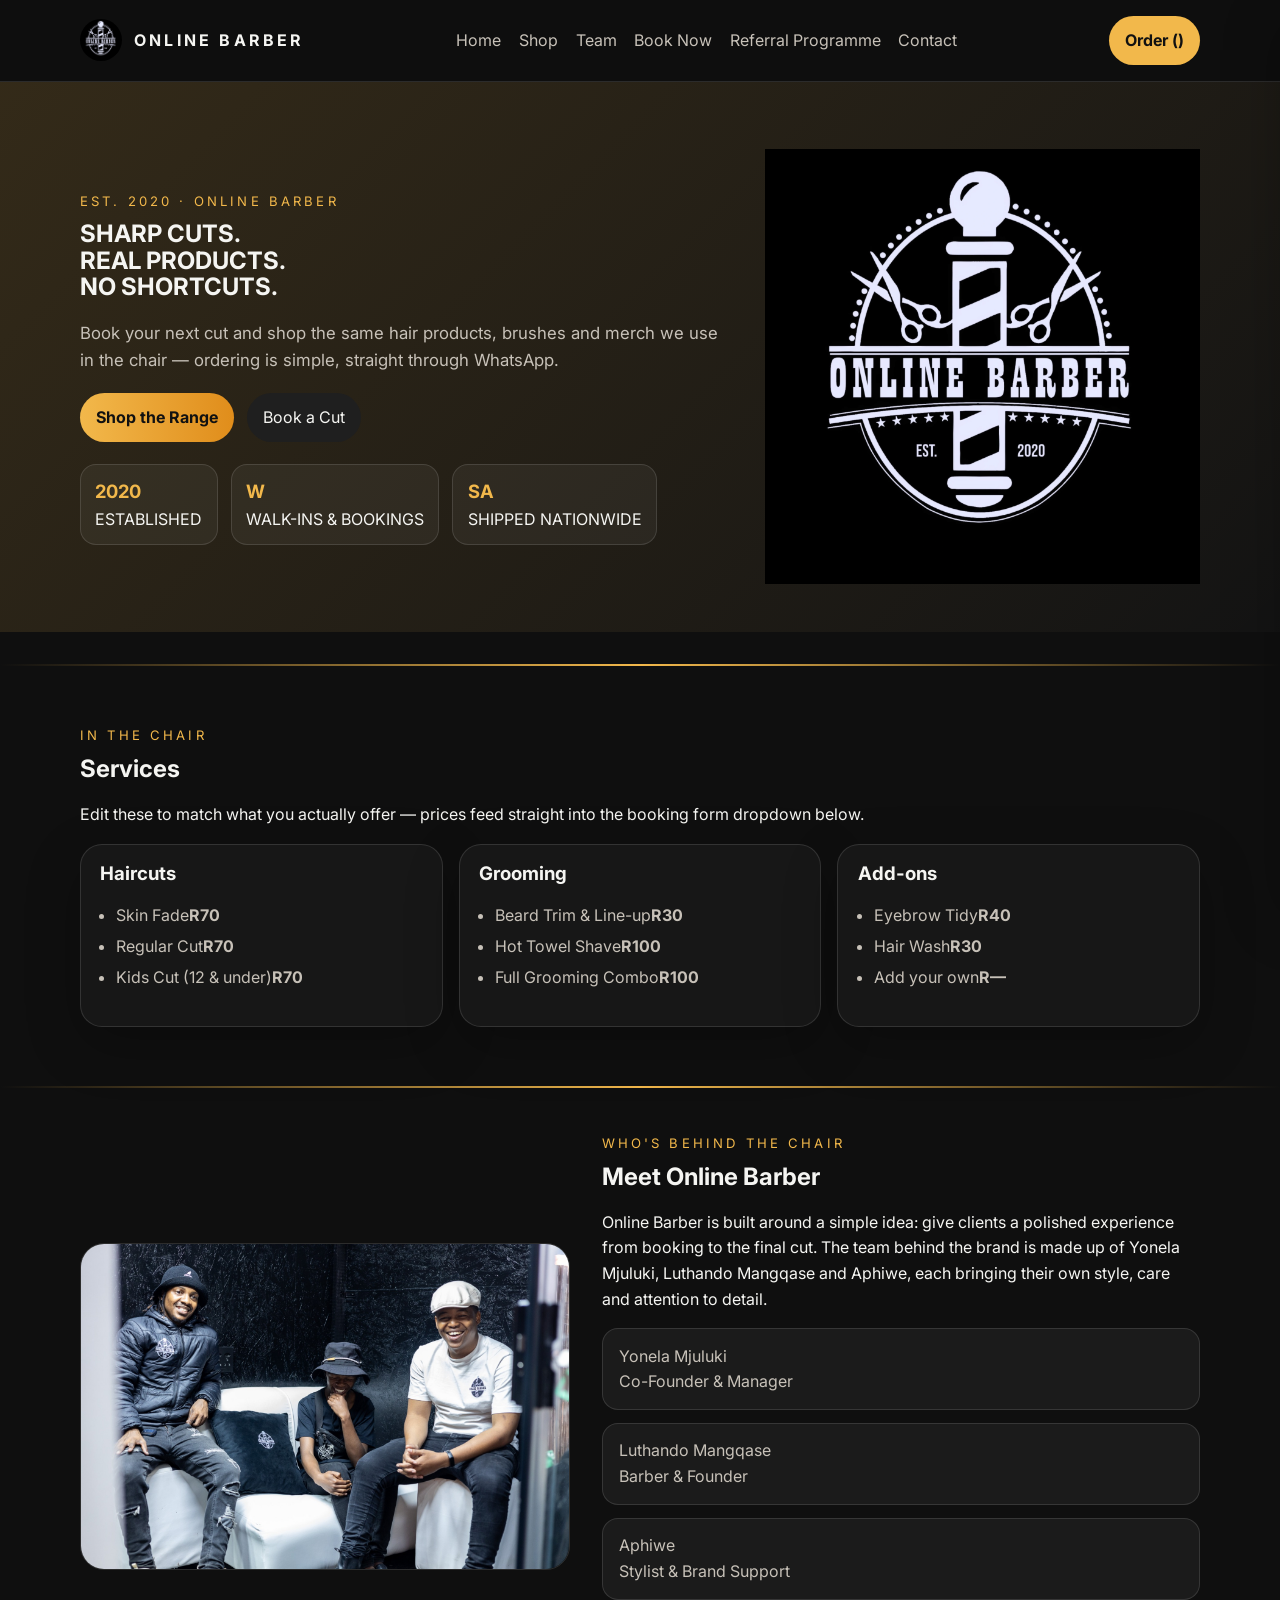
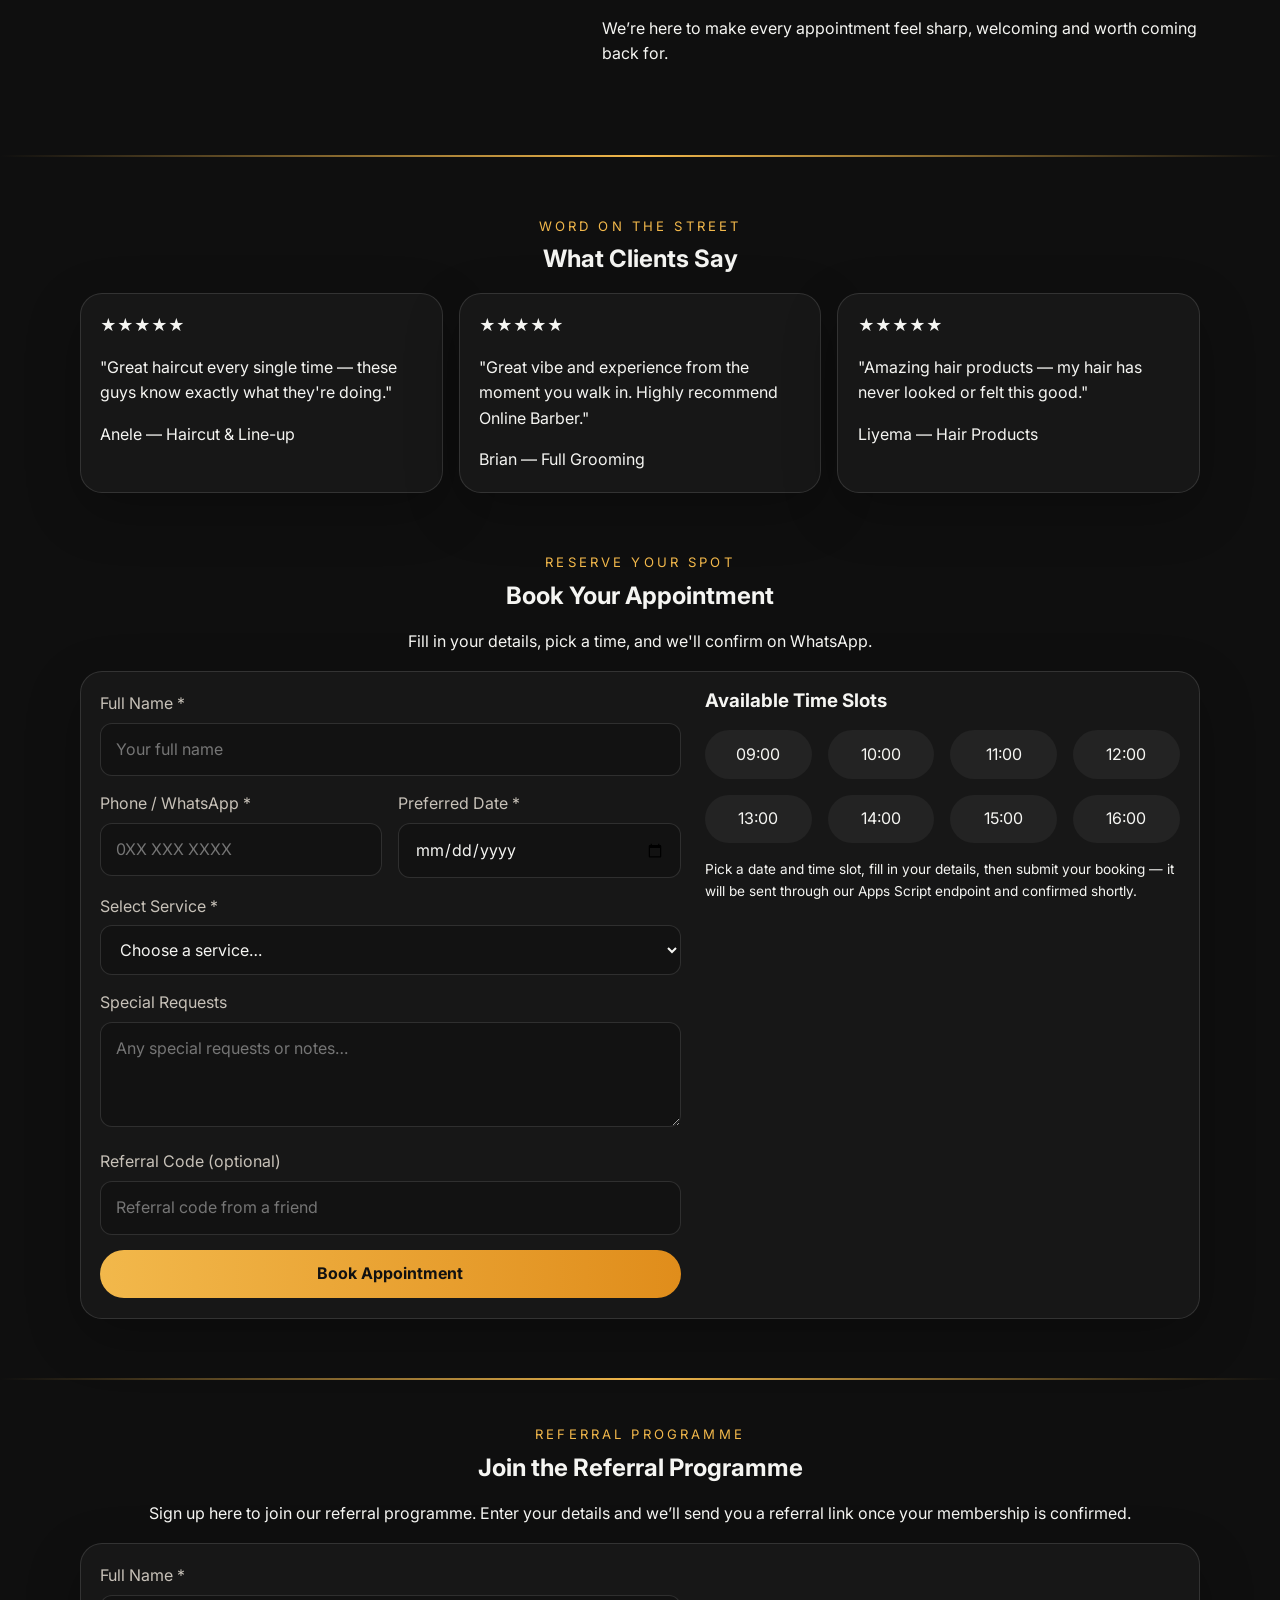
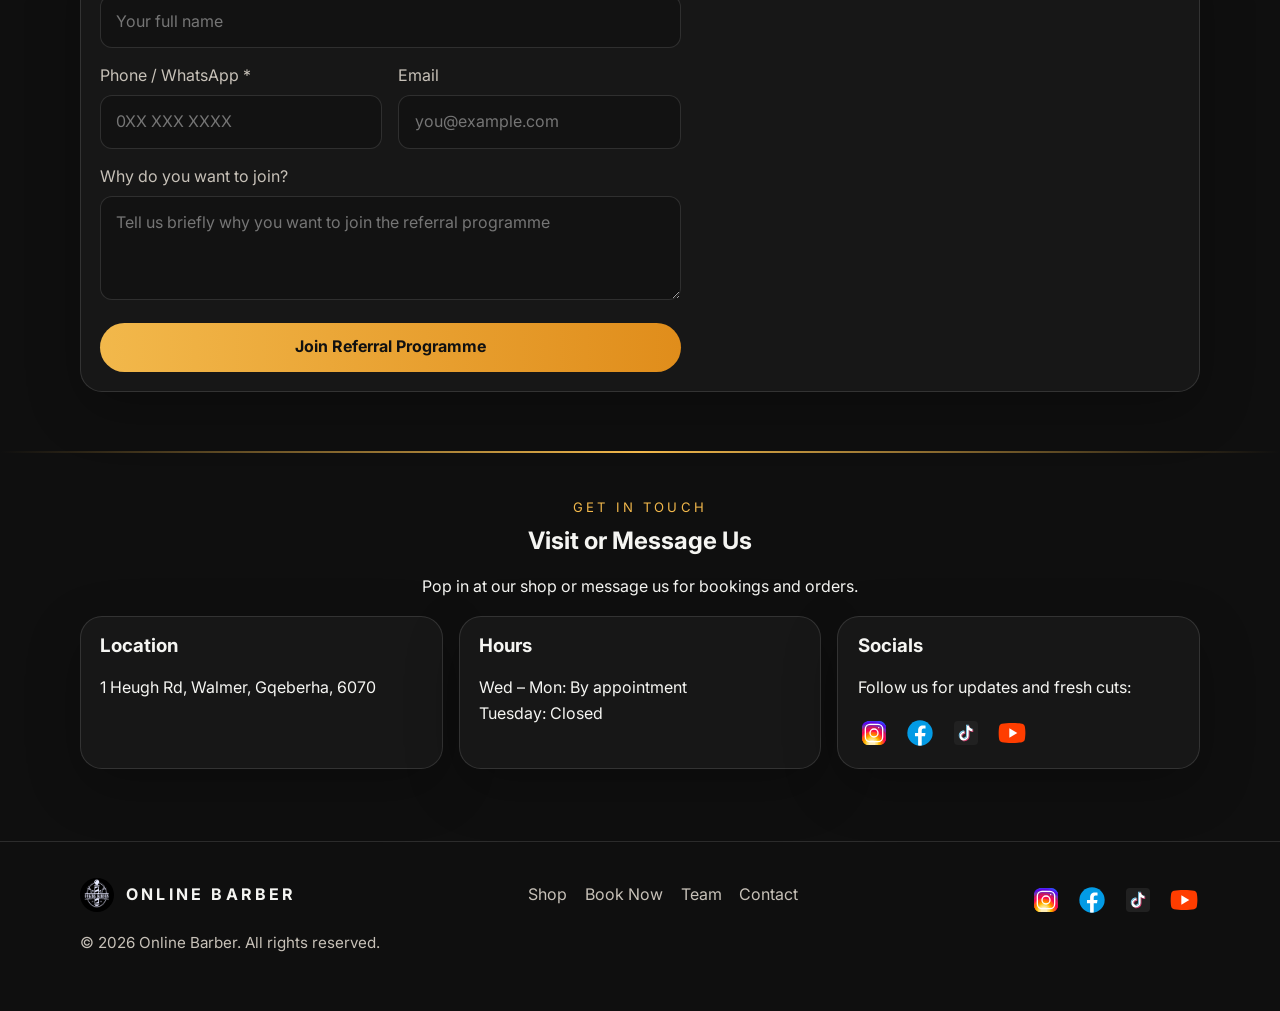
<file: index.html>
<!DOCTYPE html>
<html lang="en">
<head>
<meta charset="UTF-8">
<meta name="viewport" content="width=device-width, initial-scale=1.0">
<title> Online Barber — Cuts, Grooming Products &amp; Merch</title>
<meta name="description" content="Online Barber — book a cut, shop hair products, brushes and merch. Est. 2020.">
<link rel="icon" href="./assets/images/online-barber-logo.webp">
<link rel="preconnect" href="https://fonts.googleapis.com">
<link href="https://fonts.googleapis.com/css2?family=Bebas+Neue&family=Oswald:wght@400;500;600&family=Inter:wght@400;500&display=swap" rel="stylesheet">
<link rel="stylesheet" href="./assets/css/style.css">
<style>
  .social-icon-row { display: flex; align-items: center; gap: 14px; margin-top: 6px; }
  .social-icon-row a { display: inline-flex; }
  .social-icon-row img { width: 32px; height: 32px; transition: transform 0.15s ease, opacity 0.15s ease; }
  .social-icon-row a:hover img { transform: translateY(-2px); opacity: 0.85; }
  .footer-socials { margin-top: 10px; }
</style>
</head>
<body>

<!-- NAV -->
<nav class="navbar">
  <div class="wrap">
    <a href="./index.html" class="brand">
      <img src="./assets/images/online-barber-logo.webp" alt="Online Barber logo">
      ONLINE BARBER
    </a>
    <ul class="nav-links" id="navLinks">
      <li><a href="./index.html#home">Home</a></li>
      <li><a href="./shop.html">Shop</a></li>
      <li><a href="./index.html#team">Team</a></li>
      <li><a href="./index.html#booking">Book Now</a></li>
      <li><a href="./index.html#referral">Referral Programme</a></li>
      <li><a href="./index.html#contact">Contact</a></li>
    </ul>
    <div style="display:flex; align-items:center; gap:14px;">
      <button class="nav-cart" id="openCartBtn">Order (<span class="cart-count">0</span>)</button>
      <button class="nav-toggle" id="navToggle" aria-label="Menu">☰</button>
    </div>
  </div>
</nav>

<!-- HERO -->
<section id="home" class="hero">
  <div class="wrap">
    <div class="hero-copy">
      <span class="eyebrow">Est. 2020 · Online Barber</span>
      <h1>SHARP CUTS.<br>REAL PRODUCTS.<br>NO SHORTCUTS.</h1>
      <p class="lead">Book your next cut and shop the same hair products, brushes and merch we use in the chair — ordering is simple, straight through WhatsApp.</p>
      <div class="hero-actions">
        <a href="./shop.html" class="btn btn-primary">Shop the Range</a>
        <a href="#booking" class="btn">Book a Cut</a>
      </div>
      <div class="hero-badge-row">
        <div class="hero-badge"><div class="num">2020</div>ESTABLISHED</div>
        <div class="hero-badge"><div class="num">W</div>WALK-INS &amp; BOOKINGS</div>
        <div class="hero-badge"><div class="num">SA</div>SHIPPED NATIONWIDE</div>
      </div>
    </div>
    <div class="hero-visual">
      <img src="./assets/images/online-barber-logo.webp" alt="Online Barber logo">
    </div>
  </div>
</section>

<div class="pole-divider"></div>

<!-- SERVICES -->
<section id="services">
  <div class="wrap">
    <div class="section-head">
      <span class="eyebrow">In the Chair</span>
      <h2>Services</h2>
      <p>Edit these to match what you actually offer — prices feed straight into the booking form dropdown below.</p>
    </div>
    <div class="card-grid">
      <div class="service-card">
        <h3>Haircuts</h3>
        <ul>
          <li><span>Skin Fade</span><strong>R70</strong></li>
          <li><span>Regular Cut</span><strong>R70</strong></li>
          <li><span>Kids Cut (12 &amp; under)</span><strong>R70</strong></li>
        </ul>
      </div>
      <div class="service-card">
        <h3>Grooming</h3>
        <ul>
          <li><span>Beard Trim &amp; Line-up</span><strong>R30</strong></li>
          <li><span>Hot Towel Shave</span><strong>R100</strong></li>
          <li><span>Full Grooming Combo</span><strong>R100</strong></li>
        </ul>
      </div>
      <div class="service-card">
        <h3>Add-ons</h3>
        <ul>
          <li><span>Eyebrow Tidy</span><strong>R40</strong></li>
          <li><span>Hair Wash</span><strong>R30</strong></li>
          <li><span>Add your own</span><strong>R—</strong></li>
        </ul>
      </div>
    </div>
  </div>
</section>

<div class="pole-divider thin"></div>

<!-- ABOUT / TEAM -->
<section id="team">
  <div class="wrap">
    <div class="team-grid">
      <div class="team-photo-wrap">
        <img src="./assets/images/team-photo.jpg" alt="The Online Barber team">
      </div>
      <div>
        <span class="eyebrow">Who's Behind the Chair</span>
        <h2>Meet Online Barber</h2>
        <p>Online Barber is built around a simple idea: give clients a polished experience from booking to the final cut. The team behind the brand is made up of Yonela Mjuluki, Luthando Mangqase and Aphiwe, each bringing their own style, care and attention to detail.</p>
        <div class="founder-slots">
          <div class="founder-slot">Yonela Mjuluki<br>Co-Founder &amp; Manager</div>
          <div class="founder-slot">Luthando Mangqase<br>Barber &amp; Founder</div>
          <div class="founder-slot">Aphiwe<br>Stylist &amp; Brand Support</div>
        </div>
        <p class="team-note">We’re here to make every appointment feel sharp, welcoming and worth coming back for.</p>
      </div>
    </div>
  </div>
</section>

<div class="pole-divider"></div>

<!-- TESTIMONIALS -->
<section id="testimonials">
  <div class="wrap">
    <div class="section-head center">
      <span class="eyebrow">Word on the Street</span>
      <h2>What Clients Say</h2>
    </div>
    <div class="card-grid" id="testimonialGrid"></div>
  </div>
</section>

<!-- BOOKING -->
<section id="booking" class="booking">
  <div class="wrap">
    <div class="section-head center">
      <span class="eyebrow">Reserve Your Spot</span>
      <h2>Book Your Appointment</h2>
      <p>Fill in your details, pick a time, and we'll confirm on WhatsApp.</p>
    </div>
    <div class="booking-form-container">
      <form id="bookingForm" class="booking-form">
        <div id="bookingStatus" class="booking-status" role="status" aria-live="polite"></div>
        <div class="form-row">
          <label for="name">Full Name *</label>
          <input type="text" id="name" name="name" placeholder="Your full name" required>
        </div>
        <div class="two-col">
          <div class="form-row">
            <label for="phone">Phone / WhatsApp *</label>
            <input type="tel" id="phone" name="phone" placeholder="0XX XXX XXXX" required>
          </div>
          <div class="form-row">
            <label for="date">Preferred Date *</label>
            <input type="date" id="date" name="date" required>
          </div>
        </div>
        <div class="form-row">
          <label for="service">Select Service *</label>
          <select id="service" name="service" required>
            <option value="">Choose a service…</option>
            <option value="skin-fade">Skin Fade — R70</option>
            <option value="regular-cut">Regular Cut — R70</option>
            <option value="kids-cut">Kids Cut — R70</option>
            <option value="beard-trim">Beard Trim &amp; Line-up — R30</option>
            <option value="hot-towel-shave">Hot Towel Shave — R100</option>
            <option value="full-grooming">Full Grooming Combo — R100</option>
          </select>
        </div>
        <div class="form-row">
          <label for="notes">Special Requests</label>
          <textarea id="notes" name="notes" rows="3" placeholder="Any special requests or notes…"></textarea>
        </div>
        <div class="form-row">
          <label for="referralCode">Referral Code (optional)</label>
          <input type="text" id="referralCode" name="referralCode" placeholder="Referral code from a friend">
        </div>
        <button type="submit" class="btn btn-primary btn-block">Book Appointment</button>
      </form>

      <div>
        <h3>Available Time Slots</h3>
        <div id="slotsContainer" class="slots-grid"></div>
        <p style="font-size:0.85rem; color:var(--smoke); margin-top:16px;">Pick a date and time slot, fill in your details, then submit your booking — it will be sent through our Apps Script endpoint and confirmed shortly.</p>
      </div>
    </div>
  </div>
</section>

<div class="pole-divider thin"></div>

<!-- REFERRAL PROGRAMME -->
<section id="referral" class="referral-programme">
  <div class="wrap">
    <div class="section-head center">
      <span class="eyebrow">Referral Programme</span>
      <h2>Join the Referral Programme</h2>
      <p>Sign up here to join our referral programme. Enter your details and we’ll send you a referral link once your membership is confirmed.</p>
    </div>
    <div class="booking-form-container">
      <form id="referralJoinForm" class="booking-form">
        <div id="referralJoinStatus" class="booking-status" role="status" aria-live="polite"></div>
        <div class="form-row">
          <label for="refName">Full Name *</label>
          <input type="text" id="refName" name="refName" placeholder="Your full name" required>
        </div>
        <div class="two-col">
          <div class="form-row">
            <label for="refPhone">Phone / WhatsApp *</label>
            <input type="tel" id="refPhone" name="refPhone" placeholder="0XX XXX XXXX" required>
          </div>
          <div class="form-row">
            <label for="refEmail">Email</label>
            <input type="email" id="refEmail" name="refEmail" placeholder="you@example.com">
          </div>
        </div>
        <div class="form-row">
          <label for="refMessage">Why do you want to join?</label>
          <textarea id="refMessage" name="refMessage" rows="3" placeholder="Tell us briefly why you want to join the referral programme"></textarea>
        </div>
        <button type="submit" class="btn btn-primary btn-block">Join Referral Programme</button>
      </form>
    </div>
  </div>
</section>

<div class="pole-divider thin"></div>

<!-- CONTACT -->
<section id="contact">
  <div class="wrap">
    <div class="section-head center">
      <span class="eyebrow">Get In Touch</span>
      <h2>Visit or Message Us</h2>
      <p>Pop in at our shop or message us for bookings and orders.</p>
    </div>
    <div class="card-grid">
      <div class="service-card">
        <h3>Location</h3>
        <p>1 Heugh Rd, Walmer, Gqeberha, 6070</p>
      </div>
      <div class="service-card">
        <h3>Hours</h3>
        <p>Wed – Mon: By appointment<br>Tuesday: Closed</p>
      </div>
      <div class="service-card">
        <h3>Socials</h3>
        <p>Follow us for updates and fresh cuts:</p>
        <div class="social-icon-row">
          <a href="https://www.instagram.com/online_baber_sa?igsh=MTk5cTl0amdnMGE4eg==" target="_blank" rel="noopener noreferrer" aria-label="Instagram"><img src="./assets/images/social/instagram.svg" alt="Instagram"></a>
          <a href="https://www.facebook.com/profile.php?id=100094385382205" target="_blank" rel="noopener noreferrer" aria-label="Facebook"><img src="./assets/images/social/facebook.svg" alt="Facebook"></a>
          <a href="https://www.tiktok.com/@onlinebarber2020" target="_blank" rel="noopener noreferrer" aria-label="TikTok"><img src="./assets/images/social/tiktok.svg" alt="TikTok"></a>
          <a href="https://www.youtube.com/@Online_Barber" target="_blank" rel="noopener noreferrer" aria-label="YouTube"><img src="./assets/images/social/youtube.svg" alt="YouTube"></a>
        </div>
      </div>
    </div>
  </div>
</section>

<footer>
  <div class="wrap">
    <div class="footer-grid">
      <div class="brand">
        <img src="./assets/images/online-barber-logo.webp" alt="Online Barber logo" style="height:34px;width:34px;">ONLINE BARBER
      </div>
      <ul class="nav-links" style="position:static;">
        <li><a href="./shop.html">Shop</a></li>
        <li><a href="#booking">Book Now</a></li>
        <li><a href="#team">Team</a></li>
        <li><a href="#contact">Contact</a></li>
      </ul>
      <div class="social-icon-row footer-socials">
        <a href="https://www.instagram.com/online_baber_sa?igsh=MTk5cTl0amdnMGE4eg==" target="_blank" rel="noopener noreferrer" aria-label="Instagram"><img src="./assets/images/social/instagram.svg" alt="Instagram"></a>
        <a href="https://www.facebook.com/profile.php?id=100094385382205" target="_blank" rel="noopener noreferrer" aria-label="Facebook"><img src="./assets/images/social/facebook.svg" alt="Facebook"></a>
        <a href="https://www.tiktok.com/@onlinebarber2020" target="_blank" rel="noopener noreferrer" aria-label="TikTok"><img src="./assets/images/social/tiktok.svg" alt="TikTok"></a>
        <a href="https://www.youtube.com/@Online_Barber" target="_blank" rel="noopener noreferrer" aria-label="YouTube"><img src="./assets/images/social/youtube.svg" alt="YouTube"></a>
      </div>
    </div>
    <p class="footer-copy">© 2026 Online Barber. All rights reserved.</p>
  </div>
</footer>

<!-- CART DRAWER (shared across pages) -->
<div class="cart-overlay" id="cartOverlay"></div>
<div class="cart-drawer" id="cartDrawer">
  <div class="cart-header">
    <h3 style="margin:0;">Your Order</h3>
    <button class="cart-close" id="cartCloseBtn">&times;</button>
  </div>
  <div class="cart-items" id="cartItems"></div>
  <div class="cart-footer" id="cartFooter" style="display:none;">
    <div class="cart-total"><span>Total</span><span id="cartTotalValue">R0</span></div>
    <button class="btn" id="generateReferralBtn">Get referral link</button>
    <button class="btn btn-primary btn-block" id="checkoutBtn">Send Order via WhatsApp</button>
  </div>
</div>

<script src="./assets/js/cart.js?v=3"></script>
<script src="./assets/js/booking.js?v=3"></script>
<script src="./assets/js/testimonials.js?v=3"></script>
</body>
</html>
</file>
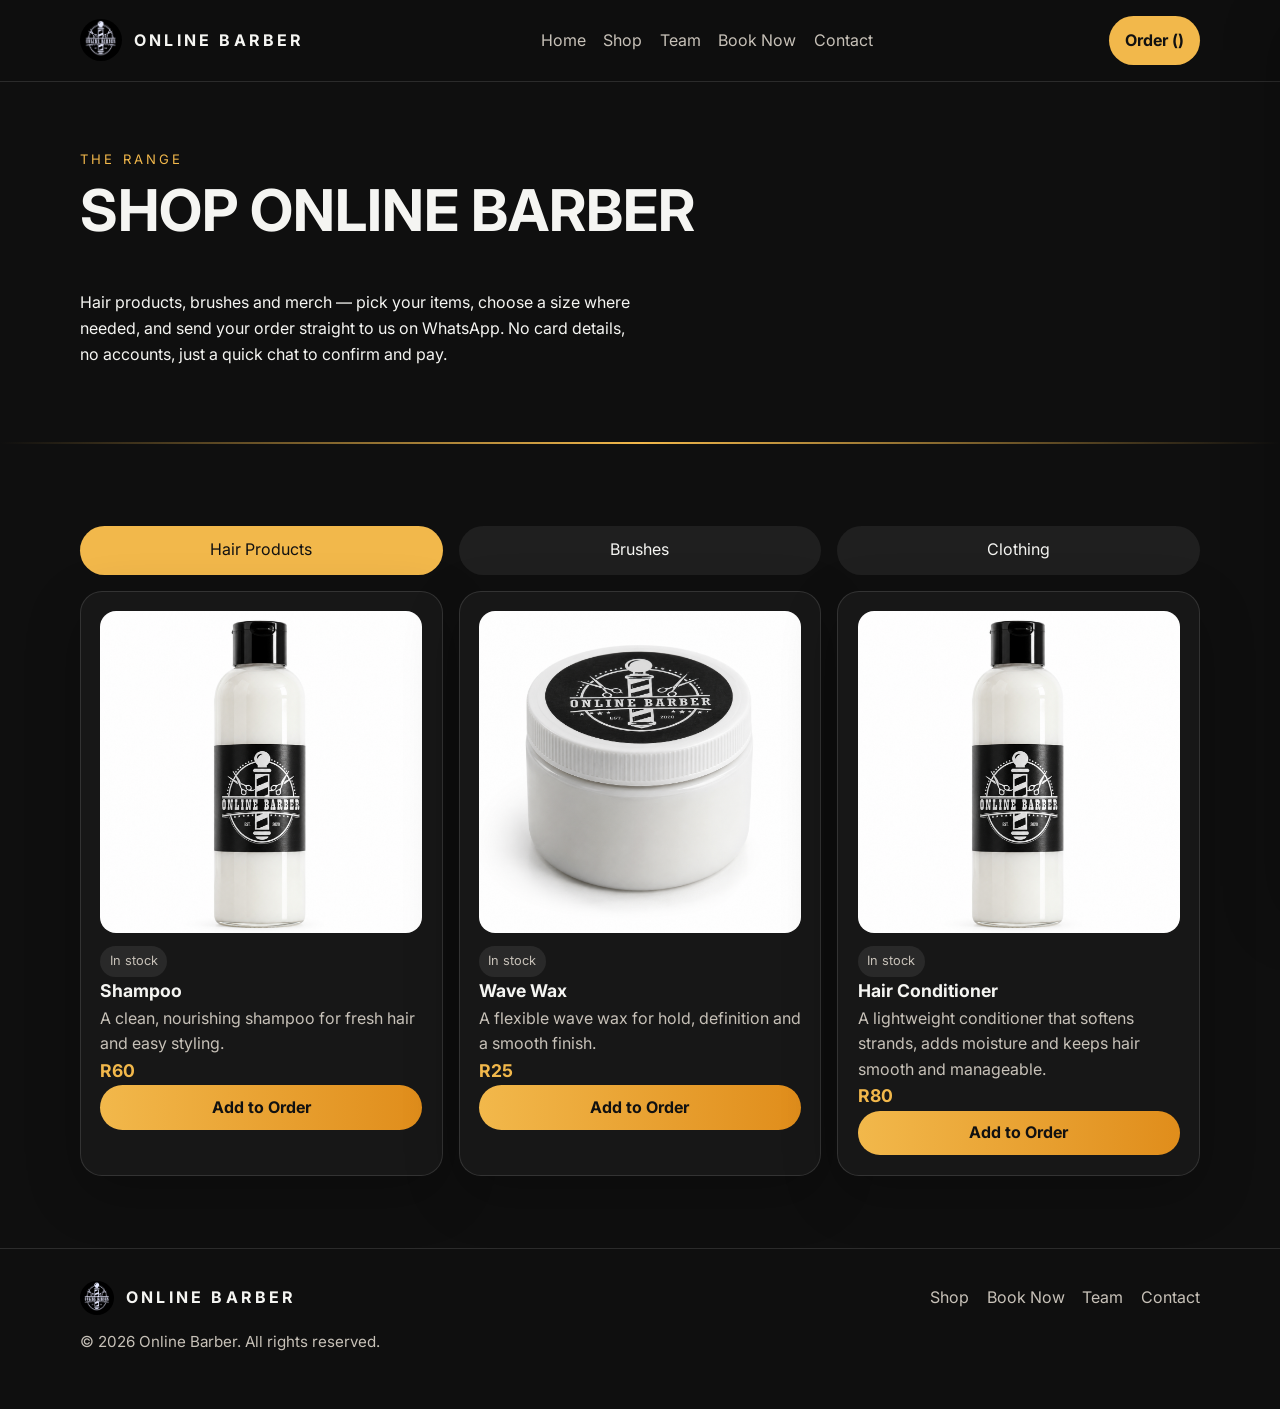
<file: shop.html>
<!DOCTYPE html>
<html lang="en">
<head>
<meta charset="UTF-8">
<meta name="viewport" content="width=device-width, initial-scale=1.0">
<title>Shop — Online Barber</title>
<meta name="description" content="Shop Online Barber hair products, brushes and merch. Order straight through WhatsApp.">
<link rel="icon" href="./assets/images/online-barber-logo.webp">
<link rel="preconnect" href="https://fonts.googleapis.com">
<link href="https://fonts.googleapis.com/css2?family=Bebas+Neue&family=Oswald:wght@400;500;600&family=Inter:wght@400;500&display=swap" rel="stylesheet">
<link rel="stylesheet" href="./assets/css/style.css">
</head>
<body>

<!-- NAV -->
<nav class="navbar">
  <div class="wrap">
    <a href="./index.html" class="brand">
      <img src="./assets/images/online-barber-logo.webp" alt="Online Barber logo">
      ONLINE BARBER
    </a>
    <ul class="nav-links" id="navLinks">
      <li><a href="./index.html#home">Home</a></li>
      <li><a href="./shop.html">Shop</a></li>
      <li><a href="./index.html#team">Team</a></li>
      <li><a href="./index.html#booking">Book Now</a></li>
      <li><a href="./index.html#contact">Contact</a></li>
    </ul>
    <div style="display:flex; align-items:center; gap:14px;">
      <button class="nav-cart" id="openCartBtn">Order (<span class="cart-count">0</span>)</button>
      <button class="nav-toggle" id="navToggle" aria-label="Menu">☰</button>
    </div>
  </div>
</nav>

<section style="padding-top:64px; padding-bottom:40px;">
  <div class="wrap">
    <span class="eyebrow">The Range</span>
    <h1 style="font-size:clamp(2.2rem,5vw,3.6rem);">SHOP ONLINE BARBER</h1>
    <p style="max-width:56ch;">Hair products, brushes and merch — pick your items, choose a size where needed, and send your order straight to us on WhatsApp. No card details, no accounts, just a quick chat to confirm and pay.</p>
  </div>
</section>

<div class="pole-divider thin"></div>

<section style="padding-top:56px;">
  <div class="wrap">
    <div class="shop-tabs" id="shopTabs"></div>
    <div class="card-grid" id="productGrid"></div>
  </div>
</section>

<footer>
  <div class="wrap">
    <div class="footer-grid">
      <div class="brand"><img src="./assets/images/online-barber-logo.webp" alt="Online Barber logo" style="height:34px;width:34px;">ONLINE BARBER</div>
      <ul class="nav-links" style="position:static;">
        <li><a href="./shop.html">Shop</a></li>
        <li><a href="./index.html#booking">Book Now</a></li>
        <li><a href="./index.html#team">Team</a></li>
        <li><a href="./index.html#contact">Contact</a></li>
      </ul>
    </div>
    <p class="footer-copy">© 2026 Online Barber. All rights reserved.</p>
  </div>
</footer>

<!-- CART DRAWER (shared across pages) -->
<div class="cart-overlay" id="cartOverlay"></div>
<div class="cart-drawer" id="cartDrawer">
  <div class="cart-header">
    <h3 style="margin:0;">Your Order</h3>
    <button class="cart-close" id="cartCloseBtn">&times;</button>
  </div>
  <div class="cart-items" id="cartItems"></div>
  <div class="cart-footer" id="cartFooter" style="display:none;">
    <div class="cart-total"><span>Total</span><span id="cartTotalValue">R0</span></div>
    <button class="btn btn-primary btn-block" id="checkoutBtn">Send Order via WhatsApp</button>
  </div>
</div>

<script src="./assets/js/cart.js"></script>
<script src="./assets/js/shop.js"></script>
</body>
</html>
</file>
<file: assets/css/style.css>
:root {
  --bg: #0f0f0f;
  --panel: #171717;
  --panel-2: #1f1f1f;
  --text: #f5f5f2;
  --muted: #c7c1b8;
  --accent: #f2b84b;
  --accent-2: #e08d1b;
  --line: rgba(255,255,255,0.12);
  --shadow: 0 18px 55px rgba(0,0,0,0.24);
}

* { box-sizing: border-box; }
body {
  margin: 0;
  font-family: Inter, Arial, sans-serif;
  background: var(--bg);
  color: var(--text);
  line-height: 1.6;
}
a { color: inherit; text-decoration: none; }
img { max-width: 100%; display: block; }
button, input, select, textarea {
  font: inherit;
}
.wrap {
  width: min(1120px, calc(100% - 2rem));
  margin: 0 auto;
}
.navbar {
  position: sticky;
  top: 0;
  z-index: 20;
  background: rgba(15,15,15,0.95);
  border-bottom: 1px solid var(--line);
  backdrop-filter: blur(10px);
}
.navbar .wrap {
  display: flex;
  align-items: center;
  justify-content: space-between;
  gap: 1rem;
  padding: 1rem 0;
}
.brand {
  display: inline-flex;
  align-items: center;
  gap: 0.75rem;
  font-weight: 700;
  letter-spacing: 0.2em;
}
.brand img {
  width: 42px;
  height: 42px;
  border-radius: 50%;
}
.nav-links {
  display: flex;
  gap: 1.1rem;
  list-style: none;
  padding: 0;
  margin: 0;
}
.nav-links a { color: var(--muted); }
.nav-links a:hover { color: var(--text); }
.nav-cart, .nav-toggle, .btn, .slot-btn, .shop-tab, .size-chip, .cart-close, .cart-remove {
  border: 0;
  cursor: pointer;
}
.nav-cart, .btn, .slot-btn, .shop-tab, .size-chip {
  background: var(--panel-2);
  color: var(--text);
  border-radius: 999px;
  padding: 0.72rem 1rem;
}
.nav-cart { background: var(--accent); color: #111; font-weight: 700; }
.nav-toggle { display: none; background: transparent; color: var(--text); font-size: 1.25rem; }
.hero {
  padding: 4.2rem 0 3rem;
  background: linear-gradient(135deg, rgba(242,184,75,0.16), rgba(255,255,255,0.02));
}
.hero .wrap {
  display: grid;
  grid-template-columns: 1.2fr 0.8fr;
  gap: 2rem;
  align-items: center;
}
.eyebrow {
  display: inline-block;
  text-transform: uppercase;
  letter-spacing: 0.24em;
  color: var(--accent);
  font-size: 0.82rem;
  margin-bottom: 0.6rem;
}
h1, h2, h3 { line-height: 1.1; margin-top: 0; }
.lead { font-size: 1.05rem; color: var(--muted); max-width: 60ch; }
.hero-actions {
  display: flex;
  flex-wrap: wrap;
  gap: 0.8rem;
  margin: 1.2rem 0 1.4rem;
}
.btn-primary { background: linear-gradient(90deg, var(--accent), var(--accent-2)); color: #111; font-weight: 700; }
.hero-badge-row {
  display: flex;
  flex-wrap: wrap;
  gap: 0.8rem;
}
.hero-badge {
  background: rgba(255,255,255,0.05);
  border: 1px solid var(--line);
  border-radius: 16px;
  padding: 0.75rem 0.9rem;
  min-width: 120px;
}
.hero-badge .num { font-size: 1.15rem; font-weight: 700; color: var(--accent); }
.pole-divider {
  height: 2px;
  background: linear-gradient(90deg, transparent, var(--accent), transparent);
  margin: 2rem 0 2.5rem;
}
.pole-divider.thin { margin: 1.2rem 0 1.6rem; }
section { padding: 1rem 0 2.5rem; }
.section-head.center { text-align: center; }
.card-grid, .shop-tabs, .slots-grid {
  display: grid;
  gap: 1rem;
}
.card-grid { grid-template-columns: repeat(3, minmax(0,1fr)); }
.service-card, .testimonial-card, .product-card, .booking-form-container, .cart-drawer {
  background: var(--panel);
  border: 1px solid var(--line);
  border-radius: 22px;
  padding: 1.2rem;
  box-shadow: var(--shadow);
}
.service-card ul { padding-left: 1rem; color: var(--muted); }
.service-card li { margin-bottom: 0.35rem; }
.team-grid { display: grid; grid-template-columns: 0.9fr 1.1fr; gap: 2rem; align-items: center; }
.team-photo-wrap img { border-radius: 24px; border: 1px solid var(--line); }
.founder-slots { display: grid; gap: 0.8rem; margin: 1rem 0; }
.founder-slot { background: rgba(255,255,255,0.05); border: 1px solid var(--line); border-radius: 16px; padding: 0.9rem 1rem; color: var(--muted); }
.booking-form-container { display: grid; grid-template-columns: 1.1fr 0.9fr; gap: 1.5rem; }
.booking-form .form-row { margin-bottom: 0.95rem; }
.booking-status { display: none; margin-bottom: 0.95rem; padding: 0.8rem 0.95rem; border-radius: 12px; border: 1px solid var(--line); background: rgba(255,255,255,0.04); color: var(--muted); }
.booking-status.show { display: block; }
.booking-status.success { border-color: rgba(76,175,80,0.4); background: rgba(76,175,80,0.14); color: #dff6e8; }
.booking-status.error { border-color: rgba(255,107,107,0.35); background: rgba(255,107,107,0.12); color: #ffd7d7; }
.booking-form label { display: block; margin-bottom: 0.4rem; color: var(--muted); }
.booking-form input, .booking-form select, .booking-form textarea {
  width: 100%;
  padding: 0.8rem 0.95rem;
  border-radius: 12px;
  border: 1px solid var(--line);
  background: #121212;
  color: var(--text);
}
.two-col { display: grid; grid-template-columns: 1fr 1fr; gap: 1rem; }
.btn-block { display: block; width: 100%; }
.btn-sm { padding: 0.6rem 0.9rem; }
.slots-grid { grid-template-columns: repeat(4, minmax(0,1fr)); }
.slot-btn { background: rgba(255,255,255,0.05); color: var(--text); }
.slot-btn.selected, .shop-tab.active, .size-chip.active { background: var(--accent); color: #111; }
.shop-tabs { grid-template-columns: repeat(3, minmax(0,1fr)); margin-bottom: 1rem; }
.product-card { display: flex; flex-direction: column; gap: 0.8rem; }
.product-media img { border-radius: 16px; aspect-ratio: 1/1; object-fit: cover; }
.stock-tag { display: inline-block; width: max-content; padding: 0.35rem 0.6rem; border-radius: 999px; background: rgba(255,255,255,0.08); font-size: 0.8rem; color: var(--muted); }
.stock-tag.out { background: rgba(255,0,0,0.16); color: #ff9b9b; }
.product-name { font-weight: 700; font-size: 1.1rem; }
.product-desc { color: var(--muted); margin: 0; }
.size-row { display: flex; flex-wrap: wrap; gap: 0.4rem; }
.size-chip { padding: 0.45rem 0.65rem; background: rgba(255,255,255,0.08); }
.product-price { font-weight: 700; color: var(--accent); font-size: 1.1rem; }
.cart-overlay {
  position: fixed; inset: 0; background: rgba(0,0,0,0.45); opacity: 0; pointer-events: none; transition: opacity .2s ease;
}
.cart-overlay.open { opacity: 1; pointer-events: auto; }
.cart-drawer {
  position: fixed; top: 0; right: 0; width: min(420px, 100%); height: 100%; border-radius: 0; transform: translateX(100%); transition: transform .2s ease; z-index: 40;
}
.cart-drawer.open { transform: translateX(0); }
.cart-header { display: flex; justify-content: space-between; align-items: center; margin-bottom: 0.8rem; }
.cart-close { background: none; color: var(--text); font-size: 1.35rem; }
.cart-item { display: flex; gap: 0.8rem; align-items: center; margin-bottom: 0.8rem; padding-bottom: 0.8rem; border-bottom: 1px solid var(--line); }
.cart-item img { width: 70px; height: 70px; object-fit: cover; border-radius: 12px; }
.cart-item-name { font-weight: 700; }
.cart-item-meta { color: var(--muted); font-size: 0.95rem; }
.cart-remove { background: none; color: var(--accent); padding: 0; margin-top: 0.35rem; }
.cart-total { display: flex; justify-content: space-between; margin: 1rem 0; font-weight: 700; }
.toast {
  position: fixed; bottom: 1.1rem; left: 50%; transform: translateX(-50%) translateY(100%); opacity: 0; pointer-events: none; background: #121212; color: var(--text); border: 1px solid var(--line); padding: 0.8rem 1rem; border-radius: 999px; transition: all .2s ease; z-index: 50;
}
.toast.show { opacity: 1; transform: translateX(-50%) translateY(0); }
footer { padding: 2rem 0 2.5rem; border-top: 1px solid var(--line); margin-top: 2rem; }
.footer-grid { display: flex; justify-content: space-between; align-items: center; gap: 1rem; }
.footer-copy { color: var(--muted); font-size: 0.95rem; }
@media (max-width: 900px) {
  .hero .wrap, .team-grid, .booking-form-container, .card-grid { grid-template-columns: 1fr; }
  .two-col { grid-template-columns: 1fr; }
}
@media (max-width: 700px) {
  .nav-links { display: none; }
  .nav-toggle { display: block; }
  .nav-links.open { display: flex; position: absolute; top: 100%; right: 1rem; flex-direction: column; background: var(--panel); padding: 1rem; border: 1px solid var(--line); border-radius: 16px; }
  .slots-grid, .shop-tabs { grid-template-columns: 1fr 1fr; }
  .footer-grid { flex-direction: column; align-items: flex-start; }
}
</file>
